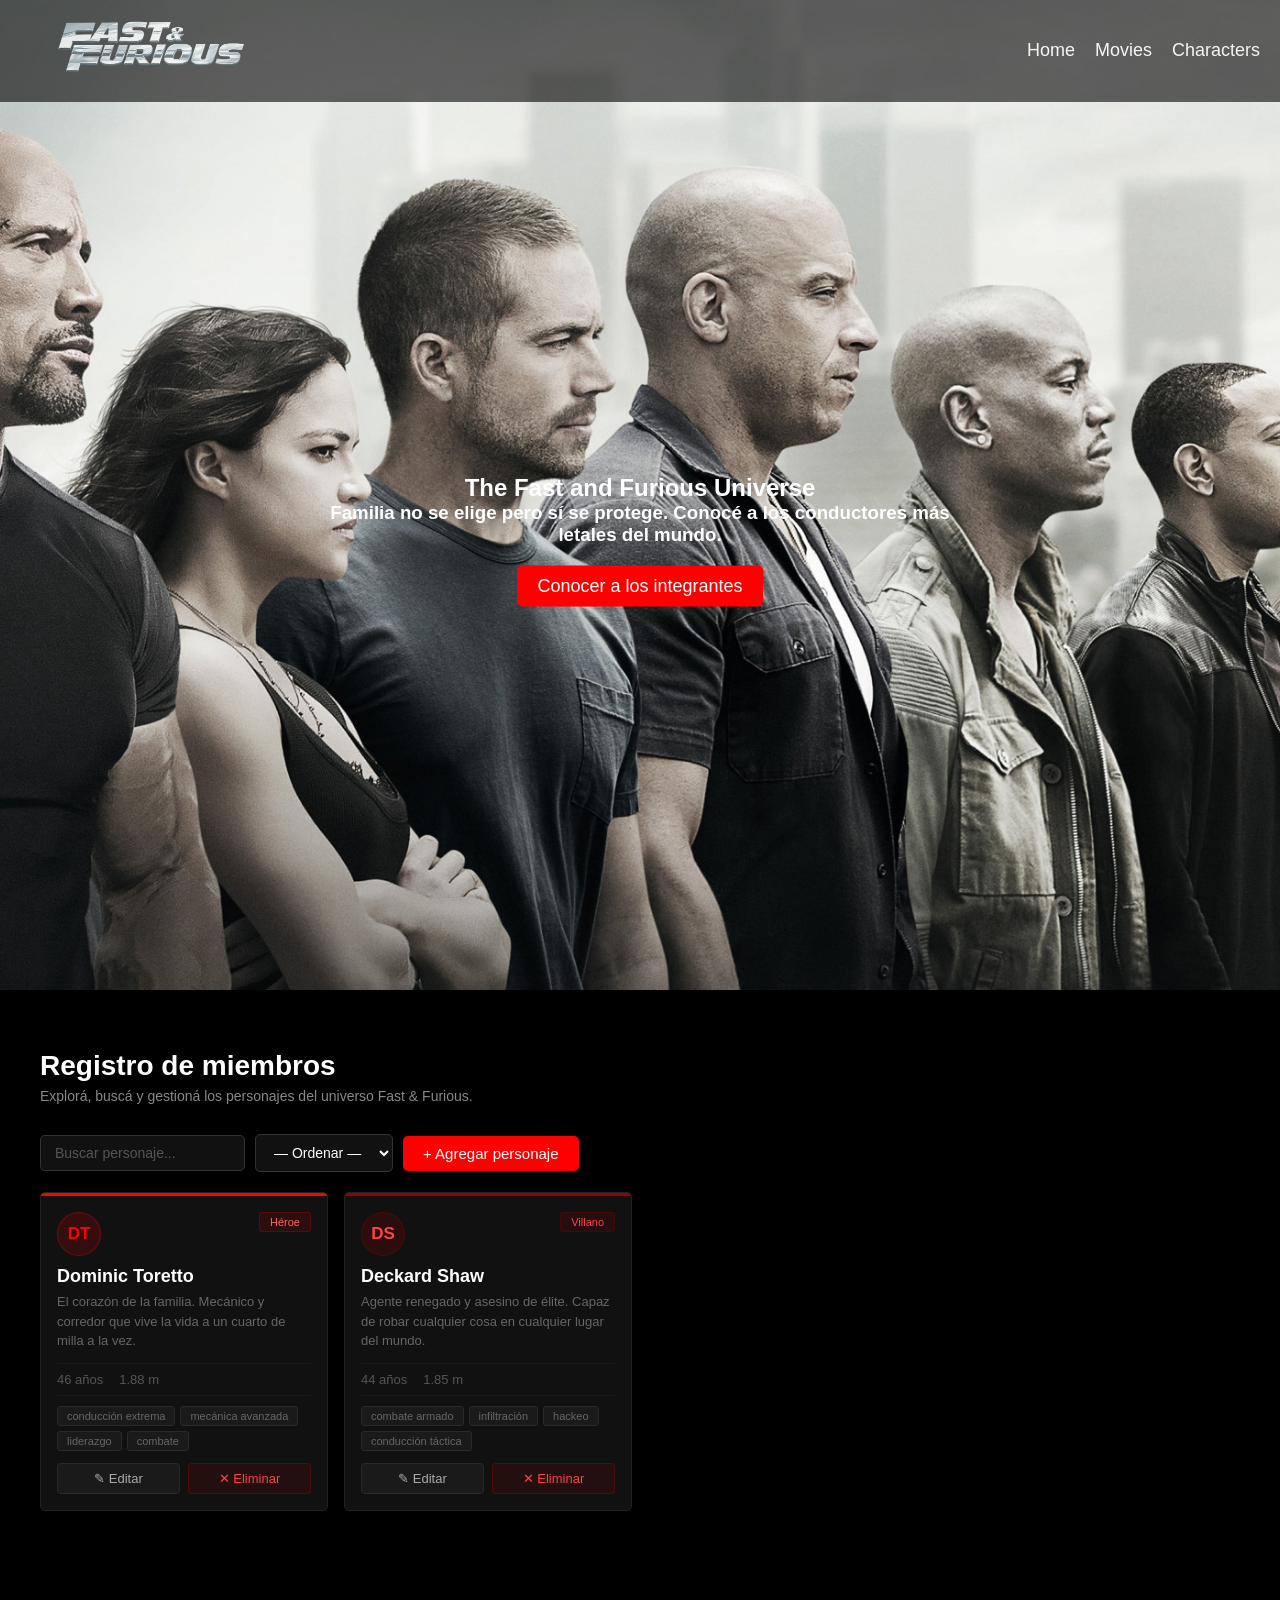
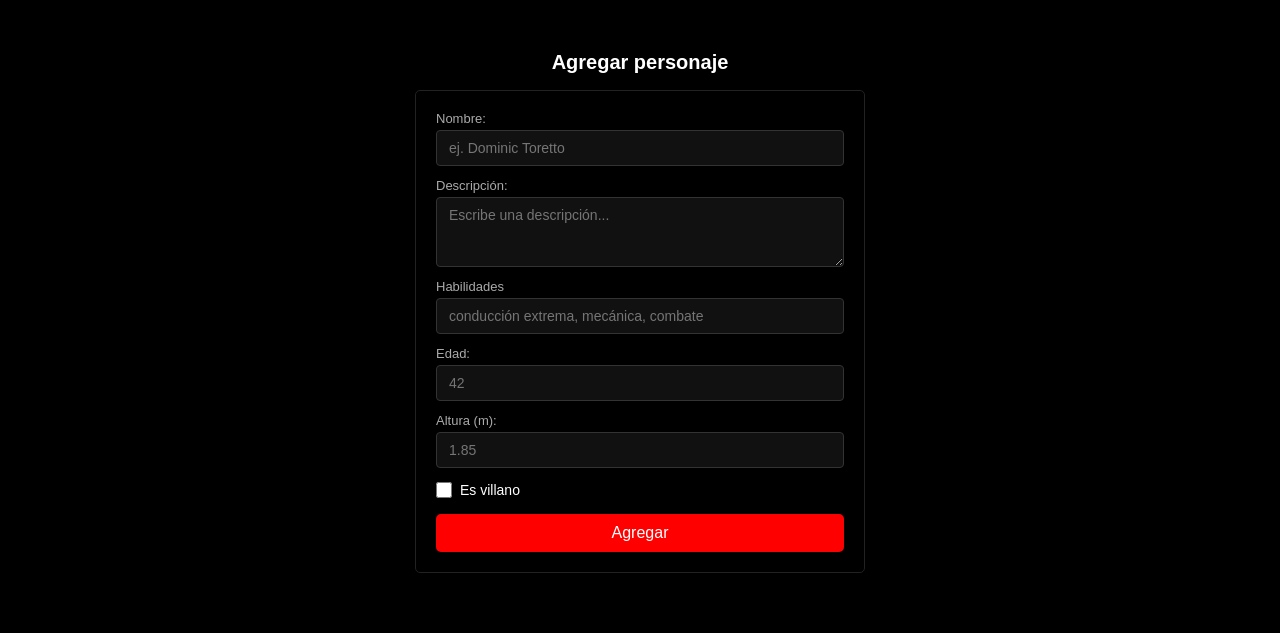
<file: Pagina2.html>
<!DOCTYPE html>
<html lang="es">

<head>
    <meta charset="UTF-8">
    <meta name="viewport" content="width=device-width, initial-scale=1.0">
    <link rel="icon" type="image/x-icon" href="image/logo.png">
    <title>Fast and Furious</title>
    <link rel="stylesheet" href="pagina2.css">

</head>

<body>

    <!-- HEADER -->
    <header>
        <div class="logo">
            <img class="img_logo" src="image/logo.png" alt="Logo de Fast and Furious">
        </div>
        <nav>
            <ul class="nav">
                <li><a href="index.html">Home</a></li>
                <li><a href="Pagina2.html">Movies</a></li>
                <li><a href="Pagina3.html">Characters</a></li>
            </ul>
        </nav>
    </header>

    <!-- HERO -->
    <section>
        <img class="img_fondo" src="image/pr_fondo.jpg" alt="Imagen de fondo Fast and Furious">
    </section>

    <section class="contenido">
        <h1>The Fast and Furious Universe</h1>
        <h3>Familia no se elige pero sí se protege. Conocé a los conductores más letales del mundo.</h3>
        <button class="btn_conocer" onclick="document.getElementById('registro').scrollIntoView({behavior:'smooth'})">
            Conocer a los integrantes
        </button>
    </section>

    <div id="registro">

        <div class="registro-section">
            <div class="txt_registro">
                <h1>Registro de miembros</h1>
                <p>Explorá, buscá y gestioná los personajes del universo Fast & Furious.</p>
            </div>

        
            <div class="toolbar">
                <input type="text" id="buscarInput" placeholder="Buscar personaje..." oninput="renderCards()">
                <select id="ordenSelect" onchange="renderCards()">
                    <option value="">— Ordenar —</option>
                    <option value="n">Nombre A→Z</option>
                    <option value="nd">Nombre Z→A</option>
                    <option value="e">Edad ↑</option>
                    <option value="ed">Edad ↓</option>
                </select>
                <button class="btn_agregar" onclick="mostrarFormulario()">+ Agregar personaje</button>
            </div>

        
            <div class="cards-grid" id="cardsGrid"></div>
        </div>

    
        <div class="formulario-seccion">
            <h2 id="formTitulo">Agregar personaje</h2>
            <div class="formulario">
                <label for="name">Nombre:</label>
                <input type="text" id="name" placeholder="ej. Dominic Toretto">

                <label for="descripcion">Descripción:</label>
                <textarea id="descripcion" placeholder="Escribe una descripción..."></textarea>

                <label for="habilidades">Habilidades</label>
                <input type="text" id="habilidades" placeholder="conducción extrema, mecánica, combate">

                <label for="edad">Edad:</label>
                <input type="number" id="edad" placeholder="42" min="0">

                <label for="altura">Altura (m):</label>
                <input type="number" id="altura" placeholder="1.85" step="0.01" min="0">

                <div class="villano-row">
                    <input type="checkbox" name="villano" id="villano">
                    <label for="villano">Es villano</label>
                </div>

                <p class="form-error" id="formError"></p>

                <button class="btn-guardar" onclick="agregar()">
                    <span id="btnLabel">Agregar</span>
                </button>
                <button class="btn-cancelar" id="btnCancelar" onclick="cancelarEdicion()">
                    Cancelar
                </button>
            </div>
        </div>

    </div>

    <script src="script.js"></script>

    </body>
</html>
</file>
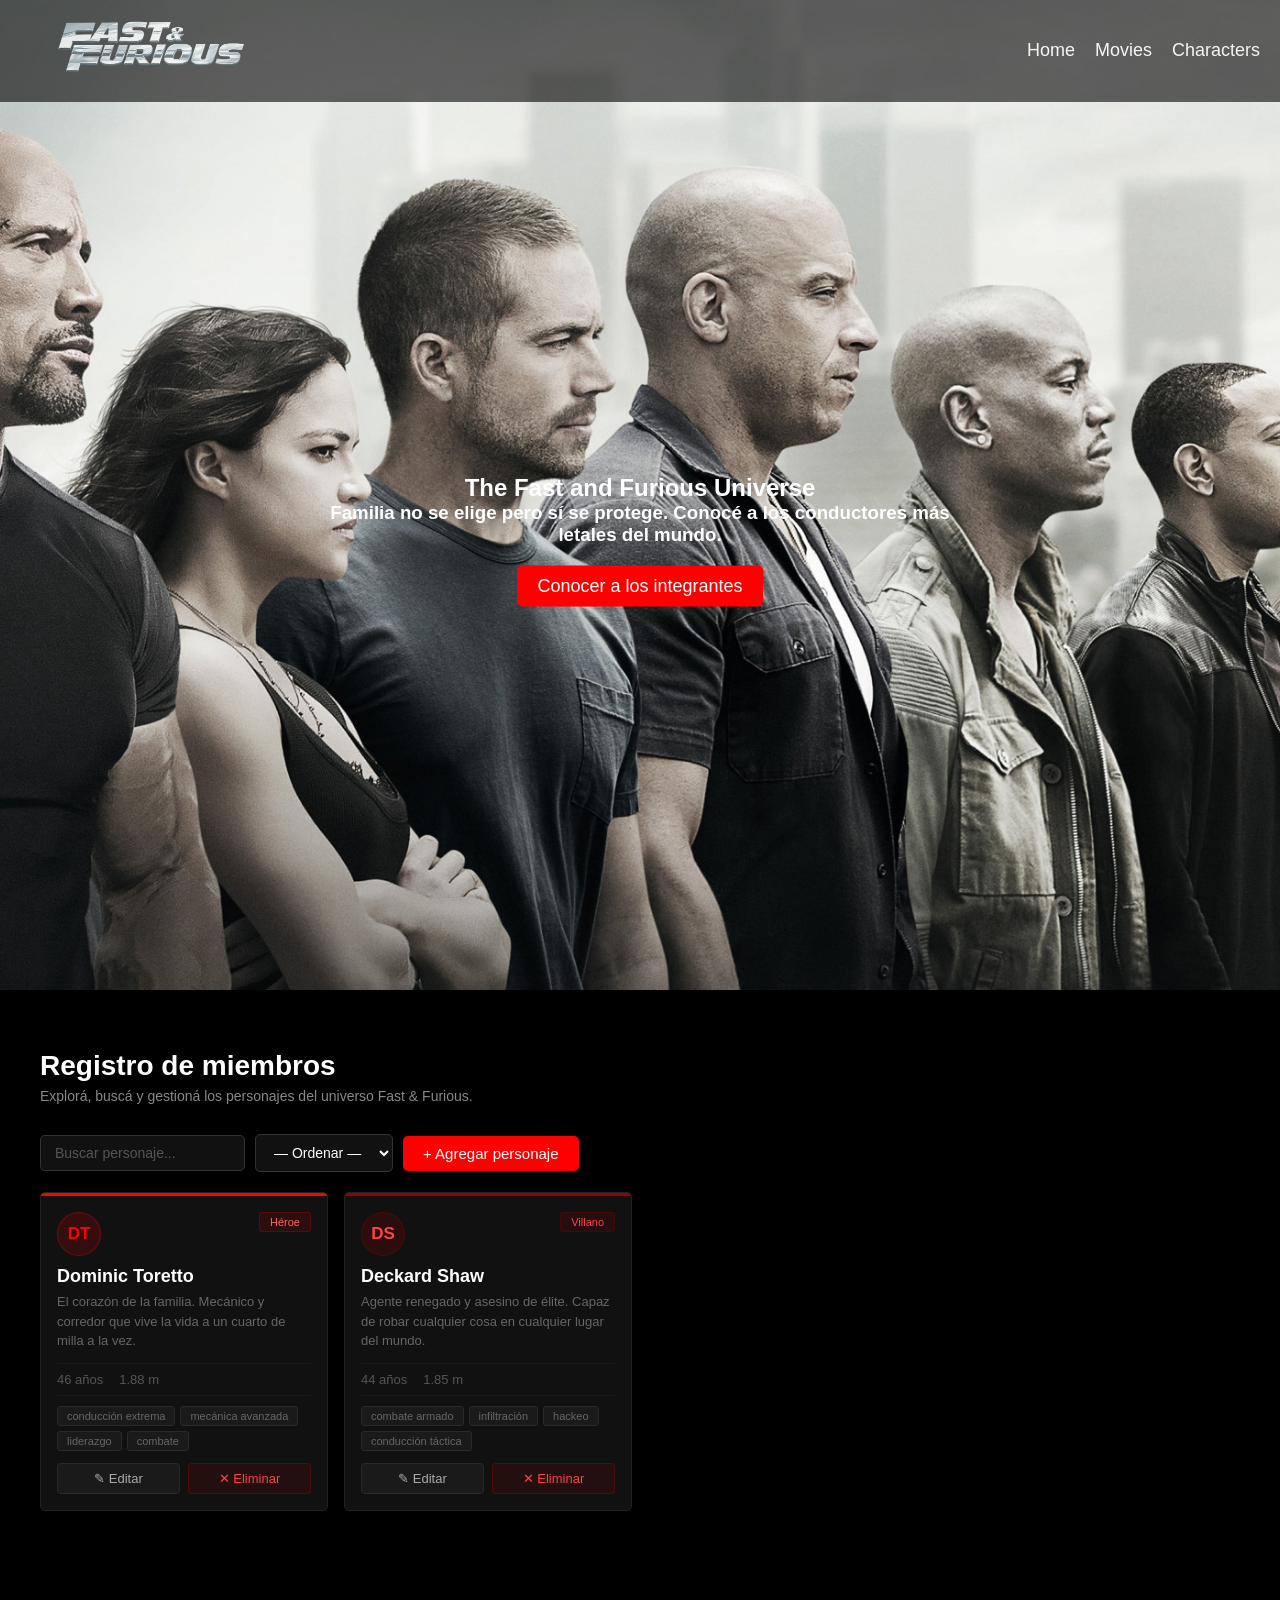
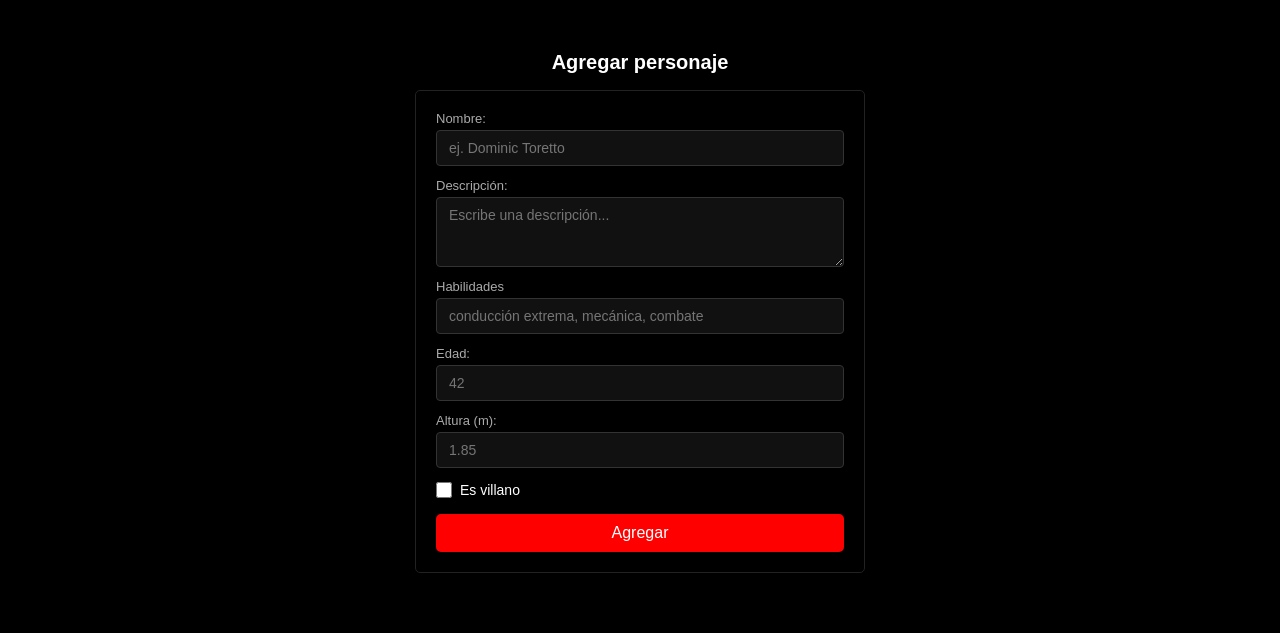
<file: gestor-rapidos-y-furiosos/Pagina2.html>
<!DOCTYPE html>
<html lang="es">

<head>
    <meta charset="UTF-8">
    <meta name="viewport" content="width=device-width, initial-scale=1.0">
    <link rel="icon" type="image/x-icon" href="image/logo.png">
    <title>Fast and Furious</title>
    <link rel="stylesheet" href="pagina2.css">
    

</head>

<body>


    <header>
        <div class="logo">
            <img class="img_logo" src="image/logo.png" alt="Logo de Fast and Furious">
        </div>
        <nav>
            <ul class="nav">
                <li><a href="index.html">Home</a></li>
                <li><a href="Pagina2.html">Movies</a></li>
                <li><a href="Pagina3.html">Characters</a></li>
            </ul>
        </nav>
    </header>


    <section>
        <img class="img_fondo" src="image/pr_fondo.jpg" alt="Imagen de fondo Fast and Furious">
    </section>

    <section class="contenido">
        <h1>The Fast and Furious Universe</h1>
        <h3>Familia no se elige pero sí se protege. Conocé a los conductores más letales del mundo.</h3>
        <button class="btn_conocer" onclick="document.getElementById('registro').scrollIntoView({behavior:'smooth'})">
            Conocer a los integrantes
        </button>
    </section>

    <div id="registro">

        <div class="registro-section">
            <div class="txt_registro">
                <h1>Registro de miembros</h1>
                <p>Explorá, buscá y gestioná los personajes del universo Fast & Furious.</p>
            </div>

        
            <div class="toolbar">
                <input type="text" id="buscarInput" placeholder="Buscar personaje..." oninput="renderCards()">
                <select id="ordenSelect" onchange="renderCards()">
                    <option value="">— Ordenar —</option>
                    <option value="n">Nombre A→Z</option>
                    <option value="nd">Nombre Z→A</option>
                    <option value="e">Edad ↑</option>
                    <option value="ed">Edad ↓</option>
                </select>
                <button class="btn_agregar" onclick="mostrarFormulario()">+ Agregar personaje</button>
            </div>

        
            <div class="cards-grid" id="cardsGrid"></div>
        </div>

    
        <div class="formulario-seccion">
            <h2 id="formTitulo">Agregar personaje</h2>
            <div class="formulario">
                <label for="name">Nombre:</label>
                <input type="text" id="name" placeholder="ej. Dominic Toretto">

                <label for="descripcion">Descripción:</label>
                <textarea id="descripcion" placeholder="Escribe una descripción..."></textarea>

                <label for="habilidades">Habilidades</label>
                <input type="text" id="habilidades" placeholder="conducción extrema, mecánica, combate">

                <label for="edad">Edad:</label>
                <input type="number" id="edad" placeholder="42" min="0">

                <label for="altura">Altura (m):</label>
                <input type="number" id="altura" placeholder="1.85" step="0.01" min="0">

                <div class="villano-row">
                    <input type="checkbox" name="villano" id="villano">
                    <label for="villano">Es villano</label>
                </div>

                <p class="form-error" id="formError"></p>

                <button class="btn-guardar" onclick="agregar()">
                    <span id="btnLabel">Agregar</span>
                </button>
                <button class="btn-cancelar" id="btnCancelar" onclick="cancelarEdicion()">
                    Cancelar
                </button>
            </div>
        </div>

    </div>

    <script src="script.js"></script>

    </body>
</html>
</file>
<file: pagina2.css>
* {
            margin: 0;
            padding: 0;
            box-sizing: border-box;
        }
 
        body {
            background-color: black;
            color: white;
            font-family: Arial, sans-serif;
        }
 
        header {
            position: fixed;
            top: 0;
            display: flex;
            justify-content: space-between;
            align-items: center;
            background-color: black;
            color: white;
            padding: 10px 20px;
            width: 100%;
            opacity: 0.6;
            z-index: 100;
        }
 
        .img_logo {
            width: 200px;
            height: auto;
            margin-left: 30px;
        }
 
        .nav {
            list-style: none;
            display: flex;
        }
 
        .nav a {
            color: white;
            text-decoration: none;
            margin-left: 20px;
            font-size: 18px;
        }
 
        .nav a:hover {
            color: red;
        }
 
        .img_fondo {
            width: 100%;
            height: 110vh;
            display: block;
            object-fit: cover;
        }
 
        .contenido {
            position: absolute;
            top: 60%;
            left: 50%;
            transform: translate(-50%, -50%);
            color: white;
            text-align: center;
        }
 
        .btn_conocer {
            margin-top: 20px;
            padding: 10px 20px;
            font-size: 18px;
            background-color: red;
            color: white;
            border: none;
            cursor: pointer;
            border-radius: 5px;
        }
 
        .btn_conocer:hover {
            background-color: #cc0000;
        }
 
        
        .registro-section {
            padding: 60px 40px 40px;
        }
 
        .txt_registro {
            margin-bottom: 30px;
        }
 
        .txt_registro h1 {
            font-size: 28px;
            color: white;
            margin-bottom: 6px;
        }
 
        .txt_registro p {
            font-size: 14px;
            color: #888;
        }
 
        
        .toolbar {
            display: flex;
            gap: 10px;
            flex-wrap: wrap;
            align-items: center;
            margin-bottom: 20px;
        }
 
        .toolbar input,
        .toolbar select {
            background: #111;
            border: 1px solid #333;
            color: white;
            padding: 9px 14px;
            font-size: 14px;
            border-radius: 5px;
            outline: none;
        }
 
        .toolbar input { min-width: 200px; }
        .toolbar input::placeholder { color: #555; }
        .toolbar select option { background: #111; }
        .toolbar input:focus,
        .toolbar select:focus { border-color: red; }
 
        .btn_agregar {
            padding: 9px 20px;
            font-size: 15px;
            background-color: red;
            color: white;
            border: none;
            cursor: pointer;
            border-radius: 5px;
        }
 
        .btn_agregar:hover { background-color: #cc0000; }
 
        
        .cards-grid {
            display: grid;
            grid-template-columns: repeat(auto-fill, minmax(250px, 1fr));
            gap: 16px;
            margin-bottom: 50px;
        }
 
        .pj-card {
            background: #111;
            border: 1px solid #222;
            border-radius: 5px;
            overflow: hidden;
            transition: border-color 0.2s, transform 0.2s;
        }
 
        .pj-card:hover {
            border-color: #555;
            transform: translateY(-3px);
        }
 
        .card-top-bar {
            height: 3px;
        }
 
        .bar-heroe  { background: red; }
        .bar-villano { background: #990000; }
 
        .card-body { padding: 16px; }
 
        .card-header-row {
            display: flex;
            justify-content: space-between;
            align-items: flex-start;
            margin-bottom: 10px;
        }
 
        .card-ini {
            width: 44px;
            height: 44px;
            border-radius: 50%;
            display: flex;
            align-items: center;
            justify-content: center;
            font-size: 17px;
            font-weight: bold;
        }
 
        .ini-heroe   { background: rgba(255,0,0,0.15); color: red; border: 1px solid rgba(255,0,0,0.3); }
        .ini-villano { background: rgba(150,0,0,0.2); color: #ff4444; border: 1px solid rgba(150,0,0,0.3); }
 
        .card-badge {
            font-size: 11px;
            padding: 3px 10px;
            border-radius: 3px;
        }
 
        .badge-heroe   { background: rgba(255,0,0,0.12); color: #ff6666; border: 1px solid rgba(255,0,0,0.2); }
        .badge-villano { background: rgba(130,0,0,0.2); color: #ff4444; border: 1px solid rgba(130,0,0,0.3); }
 
        .card-name {
            font-size: 18px;
            font-weight: bold;
            color: white;
            margin-bottom: 5px;
        }
 
        .card-desc {
            font-size: 13px;
            color: #666;
            line-height: 1.5;
            margin-bottom: 12px;
        }
 
        .card-meta {
            display: flex;
            gap: 16px;
            font-size: 13px;
            color: #555;
            padding: 8px 0;
            border-top: 1px solid #1a1a1a;
            border-bottom: 1px solid #1a1a1a;
            margin-bottom: 10px;
        }
 
        .skills-wrap {
            display: flex;
            flex-wrap: wrap;
            gap: 5px;
            margin-bottom: 12px;
        }
 
        .skill-pill {
            font-size: 11px;
            padding: 3px 9px;
            background: #1a1a1a;
            border: 1px solid #2a2a2a;
            color: #666;
            border-radius: 3px;
        }
 
        .card-btns {
            display: flex;
            gap: 8px;
        }
 
        .btn-editar,
        .btn-eliminar {
            flex: 1;
            padding: 7px;
            font-size: 13px;
            border: none;
            cursor: pointer;
            border-radius: 4px;
            transition: background 0.15s;
        }
 
        .btn-editar {
            background: #1a1a1a;
            color: #aaa;
            border: 1px solid #2a2a2a;
        }
 
        .btn-editar:hover { background: #252525; color: white; }
 
        .btn-eliminar {
            background: rgba(255,0,0,0.08);
            color: #ff4444;
            border: 1px solid rgba(255,0,0,0.2);
        }
 
        .btn-eliminar:hover { background: rgba(255,0,0,0.18); }
 
    
        .formulario-seccion {
            padding: 0 40px 60px;
            width: 100%;
             display: flex;
             flex-direction: column;
             align-items: center;
             margin-top: 50px;
        }
 
        .formulario-seccion h2 {
            font-size: 20px;
            color: white;
            margin-bottom: 16px;
        }
 
        .formulario {
            width: 450px;
            display: flex;
            flex-direction: column;
            justify-content: center;
            background-color: rgba(0, 0, 0, 0.8);
            border: 1px solid #222;
            border-radius: 5px;
            padding: 20px;
        }
 
        .formulario label {
            font-size: 13px;
            color: #aaa;
            margin-bottom: 4px;
            margin-top: 12px;
        }
 
        .formulario label:first-of-type { margin-top: 0; }
 
        .formulario input,
        .formulario textarea {
            background: #111;
            border: 1px solid #333;
            color: white;
            padding: 9px 12px;
            font-size: 14px;
            border-radius: 4px;
            outline: none;
            font-family: Arial, sans-serif;
        }
 
        .formulario input:focus,
        .formulario textarea:focus { border-color: red; }
 
        .formulario textarea {
            resize: vertical;
            min-height: 70px;
        }
 
        .villano-row {
            display: flex;
            align-items: center;
            gap: 8px;
            margin-top: 14px;
        }
 
        .villano-row input[type="checkbox"] {
            width: 16px;
            height: 16px;
            cursor: pointer;
            accent-color: red;
        }
 
        .villano-row label {
            margin: 0;
            color: white;
            font-size: 14px;
            cursor: pointer;
        }
 
        .form-error {
            font-size: 12px;
            color: #ff4444;
            margin-top: 8px;
            display: none;
        }
 
        .btn-guardar {
            margin-top: 16px;
            padding: 10px 20px;
            font-size: 16px;
            background-color: red;
            color: white;
            border: none;
            cursor: pointer;
            border-radius: 5px;
        }
 
        .btn-guardar:hover { background-color: #cc0000; }
 
        .btn-cancelar {
            margin-top: 8px;
            padding: 8px 20px;
            font-size: 14px;
            background: transparent;
            color: #666;
            border: 1px solid #333;
            cursor: pointer;
            border-radius: 5px;
            display: none;
        }
 
        .btn-cancelar:hover { color: white; border-color: #555; }
 
        .empty-msg {
            text-align: center;
            padding: 2rem;
            color: #333;
            font-size: 14px;
            grid-column: 1 / -1;
        }
</file>
<file: gestor-rapidos-y-furiosos/pagina2.css>
* {
            margin: 0;
            padding: 0;
            box-sizing: border-box;
        }
 
        body {
            background-color: black;
            color: white;
            font-family: Arial, sans-serif;
        }
 
        header {
            position: fixed;
            top: 0;
            display: flex;
            justify-content: space-between;
            align-items: center;
            background-color: black;
            color: white;
            padding: 10px 20px;
            width: 100%;
            opacity: 0.6;
            z-index: 100;
        }
 
        .img_logo {
            width: 200px;
            height: auto;
            margin-left: 30px;
        }
 
        .nav {
            list-style: none;
            display: flex;
        }
 
        .nav a {
            color: white;
            text-decoration: none;
            margin-left: 20px;
            font-size: 18px;
        }
 
        .nav a:hover {
            color: red;
        }
 
        .img_fondo {
            width: 100%;
            height: 110vh;
            display: block;
            object-fit: cover;
        }
 
        .contenido {
            position: absolute;
            top: 60%;
            left: 50%;
            transform: translate(-50%, -50%);
            color: white;
            text-align: center;
        }
 
        .btn_conocer {
            margin-top: 20px;
            padding: 10px 20px;
            font-size: 18px;
            background-color: red;
            color: white;
            border: none;
            cursor: pointer;
            border-radius: 5px;
        }
 
        .btn_conocer:hover {
            background-color: #cc0000;
        }
 
        
        .registro-section {
            padding: 60px 40px 40px;
        }
 
        .txt_registro {
            margin-bottom: 30px;
        }
 
        .txt_registro h1 {
            font-size: 28px;
            color: white;
            margin-bottom: 6px;
        }
 
        .txt_registro p {
            font-size: 14px;
            color: #888;
        }
 
        
        .toolbar {
            display: flex;
            gap: 10px;
            flex-wrap: wrap;
            align-items: center;
            margin-bottom: 20px;
        }
 
        .toolbar input,
        .toolbar select {
            background: #111;
            border: 1px solid #333;
            color: white;
            padding: 9px 14px;
            font-size: 14px;
            border-radius: 5px;
            outline: none;
        }
 
        .toolbar input { min-width: 200px; }
        .toolbar input::placeholder { color: #555; }
        .toolbar select option { background: #111; }
        .toolbar input:focus,
        .toolbar select:focus { border-color: red; }
 
        .btn_agregar {
            padding: 9px 20px;
            font-size: 15px;
            background-color: red;
            color: white;
            border: none;
            cursor: pointer;
            border-radius: 5px;
        }
 
        .btn_agregar:hover { background-color: #cc0000; }
 
        
        .cards-grid {
            display: grid;
            grid-template-columns: repeat(auto-fill, minmax(250px, 1fr));
            gap: 16px;
            margin-bottom: 50px;
        }
 
        .pj-card {
            background: #111;
            border: 1px solid #222;
            border-radius: 5px;
            overflow: hidden;
            transition: border-color 0.2s, transform 0.2s;
        }
 
        .pj-card:hover {
            border-color: #555;
            transform: translateY(-3px);
        }
 
        .card-top-bar {
            height: 3px;
        }
 
        .bar-heroe  { background: red; }
        .bar-villano { background: #990000; }
 
        .card-body { padding: 16px; }
 
        .card-header-row {
            display: flex;
            justify-content: space-between;
            align-items: flex-start;
            margin-bottom: 10px;
        }
 
        .card-ini {
            width: 44px;
            height: 44px;
            border-radius: 50%;
            display: flex;
            align-items: center;
            justify-content: center;
            font-size: 17px;
            font-weight: bold;
        }
 
        .ini-heroe   { background: rgba(255,0,0,0.15); color: red; border: 1px solid rgba(255,0,0,0.3); }
        .ini-villano { background: rgba(150,0,0,0.2); color: #ff4444; border: 1px solid rgba(150,0,0,0.3); }
 
        .card-badge {
            font-size: 11px;
            padding: 3px 10px;
            border-radius: 3px;
        }
 
        .badge-heroe   { background: rgba(255,0,0,0.12); color: #ff6666; border: 1px solid rgba(255,0,0,0.2); }
        .badge-villano { background: rgba(130,0,0,0.2); color: #ff4444; border: 1px solid rgba(130,0,0,0.3); }
 
        .card-name {
            font-size: 18px;
            font-weight: bold;
            color: white;
            margin-bottom: 5px;
        }
 
        .card-desc {
            font-size: 13px;
            color: #666;
            line-height: 1.5;
            margin-bottom: 12px;
        }
 
        .card-meta {
            display: flex;
            gap: 16px;
            font-size: 13px;
            color: #555;
            padding: 8px 0;
            border-top: 1px solid #1a1a1a;
            border-bottom: 1px solid #1a1a1a;
            margin-bottom: 10px;
        }
 
        .skills-wrap {
            display: flex;
            flex-wrap: wrap;
            gap: 5px;
            margin-bottom: 12px;
        }
 
        .skill-pill {
            font-size: 11px;
            padding: 3px 9px;
            background: #1a1a1a;
            border: 1px solid #2a2a2a;
            color: #666;
            border-radius: 3px;
        }
 
        .card-btns {
            display: flex;
            gap: 8px;
        }
 
        .btn-editar,
        .btn-eliminar {
            flex: 1;
            padding: 7px;
            font-size: 13px;
            border: none;
            cursor: pointer;
            border-radius: 4px;
            transition: background 0.15s;
        }
 
        .btn-editar {
            background: #1a1a1a;
            color: #aaa;
            border: 1px solid #2a2a2a;
        }
 
        .btn-editar:hover { background: #252525; color: white; }
 
        .btn-eliminar {
            background: rgba(255,0,0,0.08);
            color: #ff4444;
            border: 1px solid rgba(255,0,0,0.2);
        }
 
        .btn-eliminar:hover { background: rgba(255,0,0,0.18); }
 
    
        .formulario-seccion {
            padding: 0 40px 60px;
            width: 100%;
             display: flex;
             flex-direction: column;
             align-items: center;
             margin-top: 50px;
        }
 
        .formulario-seccion h2 {
            font-size: 20px;
            color: white;
            margin-bottom: 16px;
        }
 
        .formulario {
            width: 450px;
            display: flex;
            flex-direction: column;
            justify-content: center;
            background-color: rgba(0, 0, 0, 0.8);
            border: 1px solid #222;
            border-radius: 5px;
            padding: 20px;
        }
 
        .formulario label {
            font-size: 13px;
            color: #aaa;
            margin-bottom: 4px;
            margin-top: 12px;
        }
 
        .formulario label:first-of-type { margin-top: 0; }
 
        .formulario input,
        .formulario textarea {
            background: #111;
            border: 1px solid #333;
            color: white;
            padding: 9px 12px;
            font-size: 14px;
            border-radius: 4px;
            outline: none;
            font-family: Arial, sans-serif;
        }
 
        .formulario input:focus,
        .formulario textarea:focus { border-color: red; }
 
        .formulario textarea {
            resize: vertical;
            min-height: 70px;
        }
 
        .villano-row {
            display: flex;
            align-items: center;
            gap: 8px;
            margin-top: 14px;
        }
 
        .villano-row input[type="checkbox"] {
            width: 16px;
            height: 16px;
            cursor: pointer;
            accent-color: red;
        }
 
        .villano-row label {
            margin: 0;
            color: white;
            font-size: 14px;
            cursor: pointer;
        }
 
        .form-error {
            font-size: 12px;
            color: #ff4444;
            margin-top: 8px;
            display: none;
        }
 
        .btn-guardar {
            margin-top: 16px;
            padding: 10px 20px;
            font-size: 16px;
            background-color: red;
            color: white;
            border: none;
            cursor: pointer;
            border-radius: 5px;
        }
 
        .btn-guardar:hover { background-color: #cc0000; }
 
        .btn-cancelar {
            margin-top: 8px;
            padding: 8px 20px;
            font-size: 14px;
            background: transparent;
            color: #666;
            border: 1px solid #333;
            cursor: pointer;
            border-radius: 5px;
            display: none;
        }
 
        .btn-cancelar:hover { color: white; border-color: #555; }
 
        .empty-msg {
            text-align: center;
            padding: 2rem;
            color: #333;
            font-size: 14px;
            grid-column: 1 / -1;
        }
</file>
